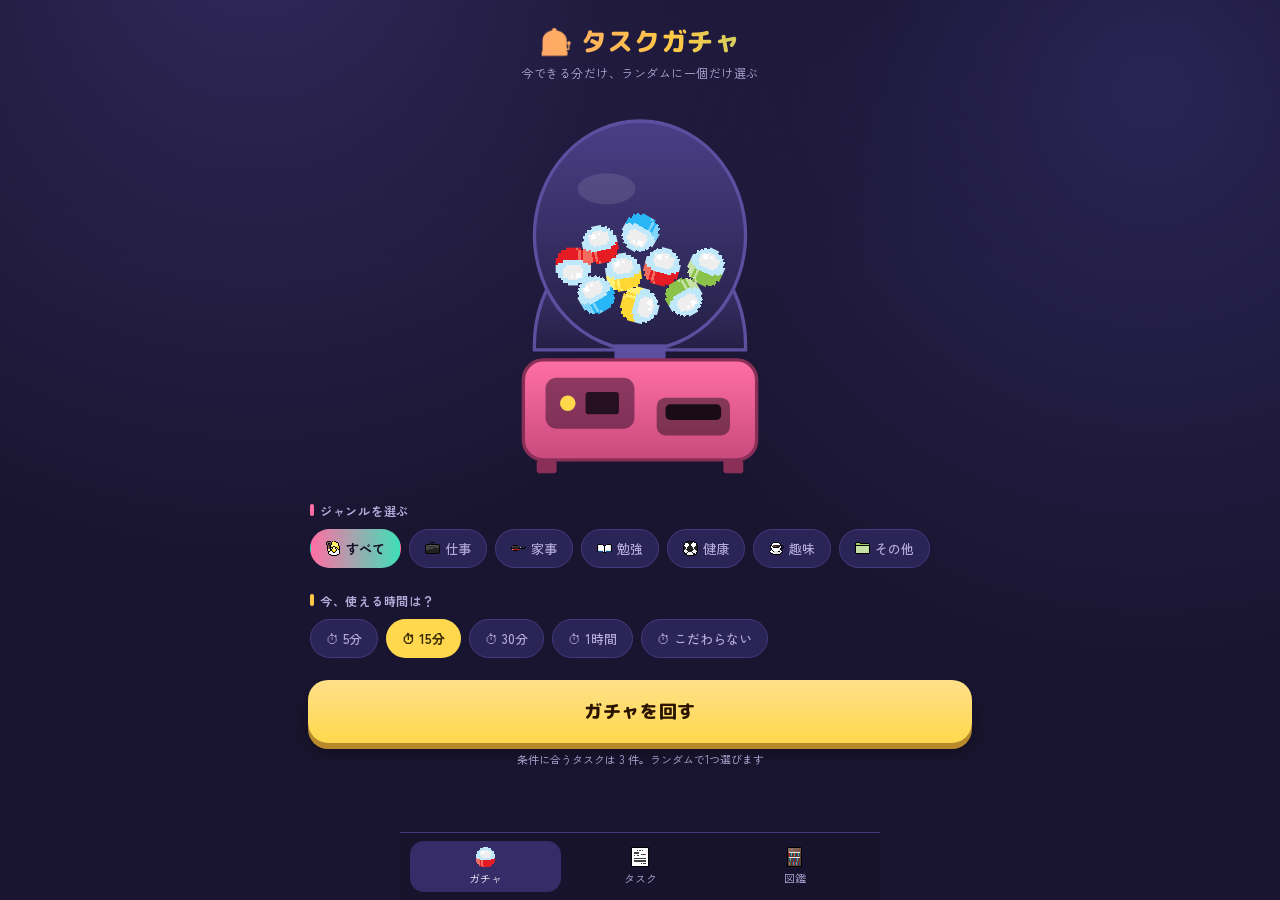
<file: index.html>
<!DOCTYPE html>
<html lang="ja">
<head>
<meta charset="UTF-8">
<meta name="viewport" content="width=device-width, initial-scale=1.0">
<title>タスクガチャ</title>
<link rel="preconnect" href="https://fonts.googleapis.com">
<link href="https://fonts.googleapis.com/css2?family=M+PLUS+Rounded+1c:wght@400;500;700;800&family=Zen+Kaku+Gothic+New:wght@400;500;700&family=JetBrains+Mono:wght@500;700&display=swap" rel="stylesheet">
<link rel="stylesheet" href="style.css">
</head>
<body>
<div class="app" id="app">
  <div class="app-header">
    <p class="app-title">🎰 タスクガチャ</p>
    <p class="app-sub">今できる分だけ、ランダムに一個だけ選ぶ</p>
  </div>

  <!-- ===== GACHA TAB ===== -->
  <div class="tab-panel active" id="tab-gacha">
    <div id="timerBar" class="timer-bar">
      <div class="timer-dot"></div>
      <div class="timer-info">
        <div class="timer-task" id="timerTaskText">-</div>
        <div class="timer-clock" id="timerClock">00:00</div>
      </div>
      <button class="timer-done-btn" id="timerDoneBtn">完了にする</button>
    </div>
    <div class="machine-wrap" id="machineWrap"></div>
    <div class="section-label"><span class="bar" style="background:var(--pink)"></span>ジャンルを選ぶ</div>
    <div class="chip-row" id="catChips"></div>
    <div class="section-label"><span class="bar" style="background:var(--yellow)"></span>今、使える時間は？</div>
    <div class="chip-row" id="timeChips"></div>
    <button class="pull-btn" id="pullBtn">ガチャを回す</button>
    <p class="pull-hint" id="pullHint">条件に合うタスクからランダムで1つ選びます</p>
  </div>

  <!-- ===== TASKS TAB ===== -->
  <div class="tab-panel" id="tab-tasks">
    <div class="section-label" style="margin-top:6px"><span class="bar" style="background:var(--mint)"></span>新しいタスクを追加</div>
    <div class="card">
      <div class="task-form">
        <div class="form-row">
          <input type="text" id="newTaskText" placeholder="例）洗濯物をたたむ">
          <button class="mic-btn" id="micBtn" title="音声で追加"><img class="mic-img" src="icon/fukidashi_onpu_white.png" alt="音声で追加"></button>
        </div>
        <p class="voice-hint"><img class="cat-icon" src="icon/fukidashi_onpu_white.png" alt="マイク">で「家事で 毎週 30分で 風呂掃除」「金曜までに レポートを出す」のように話すと自動登録</p>
        <div class="section-label" style="margin:2px 2px 2px;font-size:11px;">ジャンル</div>
        <div class="chip-row" id="newTaskCatChips"></div>
        <div class="section-label" style="margin:2px 2px 2px;font-size:11px;">かかる時間の目安</div>
        <div class="chip-row" id="newTaskTimeChips"></div>
        <div class="section-label" style="margin:2px 2px 2px;font-size:11px;">〆切（任意・設定すると一回きりのタスクになります）</div>
        <div class="edit-due-row">
          <input type="date" id="newTaskDue" class="edit-input" max="9999-12-31" min="0000-01-01">
          <button class="btn btn-secondary" id="newTaskDueClear" type="button">〆切なし</button>
        </div>
        <button class="add-btn" id="addTaskBtn">＋ 追加する</button>
      </div>
    </div>
    <div class="section-label"><span class="bar" style="background:var(--blue)"></span>登録済みタスク一覧</div>
    <div id="taskList"></div>
  </div>

  <!-- ===== COLLECTION TAB ===== -->
  <div class="tab-panel" id="tab-collection">
    <div class="stats-row">
      <div class="stat-box"><div class="stat-num" id="statToday">0</div><div class="stat-label">今日の達成</div></div>
      <div class="stat-box"><div class="stat-num" id="statTotal">0</div><div class="stat-label">累計カプセル</div></div>
      <div class="stat-box"><div class="stat-num" id="statStreak">0</div><div class="stat-label">連続日数</div></div>
    </div>
    <div id="dexContainer"></div>
  </div>

  <div class="bottom-nav">
    <button class="nav-btn active" data-tab="gacha"><img class="nav-icon" src="capsule/gacha_capsule_red_nl.png" alt="">ガチャ</button>
    <button class="nav-btn" data-tab="tasks"><img class="nav-icon" src="icon/seikyusho.png" alt="">タスク</button>
    <button class="nav-btn" data-tab="collection"><img class="nav-icon" src="icon/shelf_hondana_02.png" alt="">図鑑</button>
  </div>
</div>

<!-- ===== RESULT MODAL ===== -->
<div class="modal-overlay" id="resultModal">
  <div class="modal-sheet">
    <div class="modal-drag"></div>
    <div class="reveal-stage">
      <div class="capsule-big" id="revealCapsule"></div>
    </div>
    <div class="result-card" id="resultCard">
      <div id="jackpotBanner" style="display:none" class="jackpot-banner">✨ 大当たり！休憩タスク ✨</div>
      <span class="task-badge" id="resultBadge"></span>
      <p class="result-title" id="resultTitle">-</p>
      <div class="result-meta">
        <span id="resultTime">-</span>
      </div>
      <div class="modal-actions">
        <button class="btn btn-primary" id="startTaskBtn">これをやる</button>
        <button class="btn btn-secondary" id="rerollBtn">もう一回引く</button>
        <button class="btn btn-ghost" id="skipBtn">今回はスキップする</button>
      </div>
    </div>
  </div>
</div>

<!-- ===== COMPLETE MODAL ===== -->
<div class="modal-overlay" id="completeModal">
  <div class="modal-sheet" style="text-align:center;">
    <div class="modal-drag"></div>
    <p style="font-size:48px;margin:10px 0 6px;" id="completeEmoji">🎉</p>
    <p style="font-family:var(--font-display);font-weight:800;font-size:18px;margin:0 0 4px;">カプセル獲得！</p>
    <p style="font-size:13px;color:var(--text-dim);margin:0 0 18px;" id="completeSub">よく頑張りました</p>
    <button class="btn btn-primary" id="completeCloseBtn">図鑑を見にいく</button>
    <button class="btn btn-ghost" id="completeCloseBtn2" style="margin-top:8px;">閉じる</button>
  </div>
</div>

<!-- ===== EDIT MODAL ===== -->
<div class="modal-overlay" id="editModal">
  <div class="modal-sheet">
    <div class="modal-drag"></div>
    <p class="edit-title">タスクを編集</p>
    <div class="section-label"><span class="bar" style="background:var(--pink)"></span>タスク名</div>
    <input type="text" id="editText" class="edit-input" maxlength="50">
    <div class="section-label"><span class="bar" style="background:var(--mint)"></span>ジャンル</div>
    <div class="chip-row" id="editCatChips"></div>
    <div class="section-label"><span class="bar" style="background:var(--yellow)"></span>かかる時間の目安</div>
    <div class="chip-row" id="editTimeChips"></div>
    <div class="section-label"><span class="bar" style="background:var(--blue)"></span>くり返し</div>
    <div class="chip-row" id="editFreqChips"></div>
    <div class="section-label"><span class="bar" style="background:var(--purple)"></span>〆切（設定すると一回きりのタスクになります）</div>
    <div class="edit-due-row">
      <input type="date" id="editDue" class="edit-input">
      <button class="btn btn-secondary" id="editDueClear">〆切なし</button>
    </div>
    <div class="modal-actions">
      <button class="btn btn-primary" id="editSaveBtn">保存する</button>
      <button class="btn btn-ghost" id="editCancelBtn">キャンセル</button>
    </div>
  </div>
</div>

<!-- ===== ANIMAL DETAIL MODAL ===== -->
<div class="modal-overlay" id="animalModal">
  <div class="modal-sheet animal-detail-sheet">
    <div class="modal-drag"></div>
    <div class="animal-detail-stage">
      <img id="animalDetailImg" class="animal-detail-img" src="icon/fukidashi_onpu_white.png" alt="">
    </div>
    <div class="animal-detail-body">
      <span class="task-badge animal-detail-badge" id="animalDetailBadge">どうぶつ</span>
      <p class="result-title" id="animalDetailName">-</p>
      <p class="animal-detail-count" id="animalDetailCount">-</p>
    </div>
    <div class="section-label" style="margin:14px 2px 8px;justify-content:center;"><span class="bar" style="background:var(--gold)"></span>トロフィー</div>
    <div class="trophy-row" id="animalDetailTrophies"></div>
    <p class="trophy-progress" id="animalDetailProgress">-</p>
    <div class="modal-actions">
      <button class="btn btn-secondary" id="animalDetailCloseBtn">閉じる</button>
    </div>
  </div>
</div>

<div class="toast" id="toast"></div>

<!-- 読み込み順が大事: 状態 → タスク → ガチャ → 図鑑 → 演出 → 音声 → 初期化 -->
<script src="js/storage.js"></script>
<script src="js/tasks.js"></script>
<script src="js/gacha.js"></script>
<script src="js/dex.js"></script>
<script src="js/confetti.js"></script>
<script src="js/voice.js"></script>
<script src="js/main.js"></script>
</body>
</html>
</file>
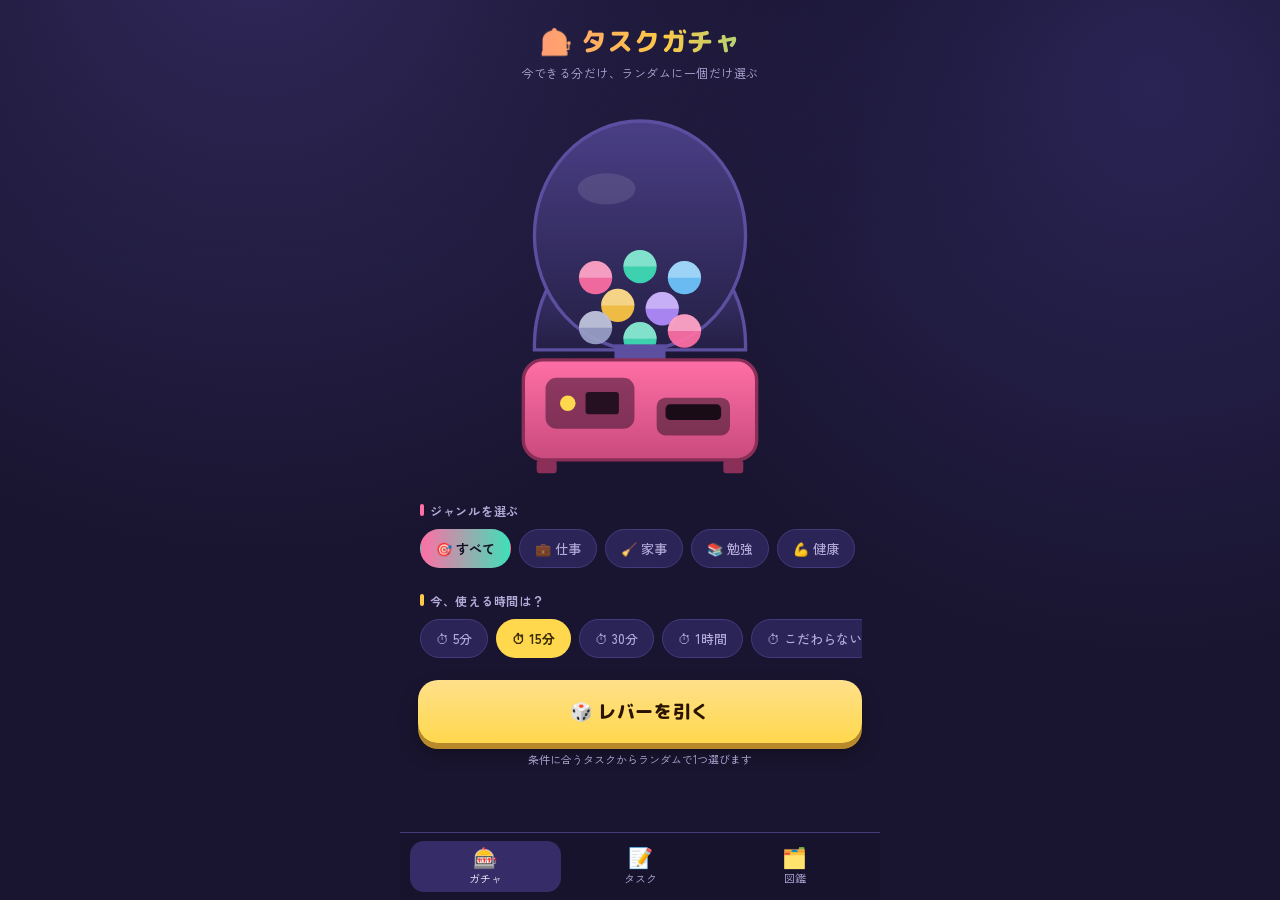
<file: task-gacha_1.html>
<!DOCTYPE html>
<html lang="ja">
<head>
<meta charset="UTF-8">
<meta name="viewport" content="width=device-width, initial-scale=1.0">
<title>タスクガチャ</title>
<link rel="preconnect" href="https://fonts.googleapis.com">
<link href="https://fonts.googleapis.com/css2?family=M+PLUS+Rounded+1c:wght@400;500;700;800&family=Zen+Kaku+Gothic+New:wght@400;500;700&family=JetBrains+Mono:wght@500;700&display=swap" rel="stylesheet">
<style>
:root{
  --bg:#191530;
  --bg-2:#120f24;
  --panel:#2b2456;
  --panel-2:#362d68;
  --panel-edge:#443a7d;
  --pink:#ff6fa5;
  --pink-dim:#5c3350;
  --mint:#3fe0b8;
  --mint-dim:#25554a;
  --blue:#6ec8ff;
  --blue-dim:#264a63;
  --yellow:#ffc845;
  --yellow-dim:#5a4b26;
  --purple:#b48cff;
  --purple-dim:#413063;
  --gray:#9aa0c7;
  --gray-dim:#33355a;
  --gold:#ffd84d;
  --text:#f5f2ff;
  --text-dim:#b3aad9;
  --danger:#ff6b6b;
  --radius-lg:28px;
  --radius-md:18px;
  --radius-sm:12px;
  --font-display:'M PLUS Rounded 1c', sans-serif;
  --font-body:'Zen Kaku Gothic New', sans-serif;
  --font-mono:'JetBrains Mono', monospace;
}
*{box-sizing:border-box;}
html,body{margin:0;padding:0;}
body{
  background:
    radial-gradient(circle at 20% -10%, #322a5e 0%, transparent 45%),
    radial-gradient(circle at 90% 10%, #2a2455 0%, transparent 40%),
    linear-gradient(180deg,var(--bg-2), var(--bg) 30%);
  color:var(--text);
  font-family:var(--font-body);
  min-height:100vh;
  -webkit-font-smoothing:antialiased;
}
.app{
  max-width:480px;
  margin:0 auto;
  min-height:100vh;
  display:flex;
  flex-direction:column;
  position:relative;
  padding-bottom:92px;
}
/* ---------- Header ---------- */
.app-header{
  padding:22px 20px 8px;
  text-align:center;
}
.app-title{
  font-family:var(--font-display);
  font-weight:800;
  font-size:26px;
  letter-spacing:.02em;
  margin:0;
  background:linear-gradient(90deg,var(--pink),var(--yellow) 55%,var(--mint));
  -webkit-background-clip:text;
  background-clip:text;
  color:transparent;
}
.app-sub{
  font-size:12px;
  color:var(--text-dim);
  margin:4px 0 0;
  letter-spacing:.04em;
}
/* ---------- Tab content wrapper ---------- */
.tab-panel{
  padding:8px 18px 20px;
  display:none;
  animation:fadeIn .25s ease;
}
.tab-panel.active{display:block;}
@keyframes fadeIn{from{opacity:0;transform:translateY(6px);} to{opacity:1;transform:translateY(0);}}

/* ---------- Bottom nav ---------- */
.bottom-nav{
  position:fixed;
  bottom:0; left:50%; transform:translateX(-50%);
  width:100%; max-width:480px;
  display:flex;
  background:rgba(24,20,46,.92);
  backdrop-filter:blur(10px);
  border-top:1px solid var(--panel-edge);
  padding:8px 10px calc(8px + env(safe-area-inset-bottom));
  gap:4px;
  z-index:50;
}
.nav-btn{
  flex:1;
  background:none;
  border:none;
  color:var(--text-dim);
  font-family:var(--font-body);
  font-size:11px;
  display:flex;
  flex-direction:column;
  align-items:center;
  gap:3px;
  padding:6px 2px;
  border-radius:14px;
  cursor:pointer;
  transition:.15s;
}
.nav-btn .icon{font-size:20px;line-height:1;}
.nav-btn.active{color:var(--text); background:var(--panel-2);}
.nav-btn:active{transform:scale(.94);}

/* ---------- Gacha Machine Hero ---------- */
.machine-wrap{
  position:relative;
  display:flex;
  justify-content:center;
  padding:14px 0 6px;
}
.machine-wrap svg{width:100%; max-width:300px; height:auto; display:block;}
.capsule{transition:transform .2s;}
.lever-btn{cursor:pointer;}
.lever-btn:active .lever-grip{transform:translateY(3px);}

/* ---------- Cards / panels ---------- */
.card{
  background:var(--panel);
  border:1px solid var(--panel-edge);
  border-radius:var(--radius-md);
  padding:16px;
}
.section-label{
  font-size:12px;
  font-weight:700;
  color:var(--text-dim);
  letter-spacing:.06em;
  margin:18px 2px 8px;
  display:flex;
  align-items:center;
  gap:6px;
}
.section-label .bar{width:4px;height:12px;border-radius:2px;background:var(--pink);display:inline-block;}

/* ---------- Chips ---------- */
.chip-row{
  display:flex;
  gap:8px;
  overflow-x:auto;
  padding:2px 2px 6px;
  scrollbar-width:none;
}
.chip-row::-webkit-scrollbar{display:none;}
.chip{
  flex:none;
  font-family:var(--font-body);
  font-size:13px;
  font-weight:500;
  padding:9px 15px;
  border-radius:999px;
  border:1px solid var(--panel-edge);
  background:var(--panel);
  color:var(--text-dim);
  cursor:pointer;
  white-space:nowrap;
  transition:.15s;
  display:flex;
  align-items:center;
  gap:5px;
}
.chip:active{transform:scale(.96);}
.chip.selected{
  color:var(--bg-2);
  border-color:transparent;
  font-weight:700;
}
.chip[data-cat="仕事"].selected{background:var(--pink);}
.chip[data-cat="家事"].selected{background:var(--mint);}
.chip[data-cat="勉強"].selected{background:var(--blue);}
.chip[data-cat="健康"].selected{background:var(--yellow);}
.chip[data-cat="趣味"].selected{background:var(--purple);}
.chip[data-cat="その他"].selected{background:var(--gray);}
.chip[data-cat="all"].selected{background:linear-gradient(90deg,var(--pink),var(--mint));}
.chip.time.selected{background:var(--gold); color:#3a2c00;}

/* ---------- Big pull button ---------- */
.pull-btn{
  width:100%;
  margin-top:16px;
  border:none;
  border-radius:20px;
  padding:18px;
  font-family:var(--font-display);
  font-weight:800;
  font-size:18px;
  letter-spacing:.03em;
  color:#2a1400;
  background:linear-gradient(180deg,#ffe08a,var(--gold));
  box-shadow:0 6px 0 #b8892a, 0 10px 18px rgba(0,0,0,.35);
  cursor:pointer;
  transition:.1s;
}
.pull-btn:active{transform:translateY(4px); box-shadow:0 2px 0 #b8892a, 0 4px 10px rgba(0,0,0,.3);}
.pull-btn:disabled{opacity:.4; box-shadow:none; cursor:not-allowed;}
.pull-hint{
  text-align:center;
  font-size:11px;
  color:var(--text-dim);
  margin-top:8px;
}

/* ---------- Empty state ---------- */
.empty-state{
  text-align:center;
  padding:26px 14px;
  color:var(--text-dim);
  font-size:13px;
  line-height:1.7;
}
.empty-state .big{font-size:34px; display:block; margin-bottom:6px;}
.link-btn{
  background:none;border:none;color:var(--blue);text-decoration:underline;
  font-family:var(--font-body);font-size:13px;cursor:pointer;padding:0;
}

/* ---------- Modal ---------- */
.modal-overlay{
  position:fixed; inset:0;
  background:rgba(10,8,22,.72);
  backdrop-filter:blur(3px);
  display:none;
  align-items:flex-end;
  justify-content:center;
  z-index:100;
}
.modal-overlay.show{display:flex;}
.modal-sheet{
  width:100%; max-width:480px;
  background:var(--panel);
  border:1px solid var(--panel-edge);
  border-top-left-radius:26px; border-top-right-radius:26px;
  padding:22px 22px calc(22px + env(safe-area-inset-bottom));
  animation:slideUp .28s cubic-bezier(.2,.9,.3,1.2);
  max-height:88vh;
  overflow-y:auto;
}
@keyframes slideUp{from{transform:translateY(60px); opacity:0;} to{transform:translateY(0); opacity:1;}}
.modal-drag{
  width:40px;height:4px;background:var(--panel-edge);border-radius:2px;margin:0 auto 16px;
}
.close-x{
  position:absolute; top:14px; right:18px;
  background:none;border:none;color:var(--text-dim);font-size:20px;cursor:pointer;
}

/* ---------- Capsule reveal ---------- */
.reveal-stage{
  display:flex; justify-content:center; align-items:center;
  padding:10px 0 6px;
  min-height:120px;
}
.capsule-big{
  width:96px;height:96px;
  border-radius:50%;
  position:relative;
  animation:dropIn .5s cubic-bezier(.3,1.4,.5,1);
}
@keyframes dropIn{
  0%{transform:translateY(-140px) scale(.6); opacity:0;}
  60%{transform:translateY(8px) scale(1.05); opacity:1;}
  100%{transform:translateY(0) scale(1);}
}
.capsule-big.pop{animation:dropIn .5s cubic-bezier(.3,1.4,.5,1), popOpen .35s ease .55s forwards;}
@keyframes popOpen{
  0%{transform:scale(1);}
  40%{transform:scale(1.25) rotate(-4deg);}
  100%{transform:scale(0); opacity:0;}
}
.result-card{
  opacity:0;
  animation:fadeInUp .4s ease .75s forwards;
}
@keyframes fadeInUp{from{opacity:0; transform:translateY(10px);} to{opacity:1; transform:translateY(0);}}

.task-badge{
  display:inline-flex; align-items:center; gap:5px;
  font-size:11px; font-weight:700; padding:4px 10px; border-radius:999px;
  margin-bottom:10px;
}
.result-title{
  font-family:var(--font-display);
  font-size:20px; font-weight:700; line-height:1.4; margin:0 0 6px;
}
.result-meta{
  font-size:12px; color:var(--text-dim); margin-bottom:18px;
  display:flex; gap:12px;
}
.jackpot-banner{
  background:linear-gradient(90deg,var(--gold),#fff2b8);
  color:#3a2c00;
  font-family:var(--font-display);
  font-weight:800;
  font-size:13px;
  text-align:center;
  padding:8px;
  border-radius:12px;
  margin-bottom:14px;
  animation:pulseGlow 1.1s infinite;
}
@keyframes pulseGlow{0%,100%{box-shadow:0 0 0 rgba(255,216,77,.5);} 50%{box-shadow:0 0 18px rgba(255,216,77,.6);}}

.modal-actions{display:flex; flex-direction:column; gap:10px; margin-top:6px;}
.btn{
  font-family:var(--font-body);
  font-weight:700;
  font-size:14px;
  padding:14px;
  border-radius:14px;
  border:none;
  cursor:pointer;
  transition:.12s;
}
.btn:active{transform:scale(.97);}
.btn-primary{background:var(--mint); color:#0e2b23;}
.btn-secondary{background:var(--panel-2); color:var(--text); border:1px solid var(--panel-edge);}
.btn-ghost{background:none; color:var(--text-dim); text-decoration:underline;}
.btn-danger{background:var(--danger); color:#310a0a;}

/* ---------- Timer bar ---------- */
.timer-bar{
  display:none;
  background:var(--panel-2);
  border:1px solid var(--panel-edge);
  border-radius:18px;
  padding:14px 16px;
  margin-bottom:14px;
  align-items:center;
  gap:12px;
}
.timer-bar.show{display:flex;}
.timer-dot{width:10px;height:10px;border-radius:50%;background:var(--mint); animation:blink 1.4s infinite;}
@keyframes blink{0%,100%{opacity:1;} 50%{opacity:.3;}}
.timer-info{flex:1;}
.timer-task{font-size:13px; font-weight:700;}
.timer-clock{font-family:var(--font-mono); font-size:12px; color:var(--text-dim);}
.timer-done-btn{
  background:var(--mint); color:#0e2b23; border:none; border-radius:10px;
  padding:9px 14px; font-weight:700; font-size:12px; cursor:pointer;
}

/* ---------- Task list ---------- */
.task-form{display:flex; flex-direction:column; gap:10px; margin-bottom:6px;}
.task-form input[type=text]{
  background:var(--bg-2);
  border:1px solid var(--panel-edge);
  border-radius:12px;
  padding:12px 14px;
  color:var(--text);
  font-family:var(--font-body);
  font-size:14px;
}
.task-form input::placeholder{color:#6b6496;}
.form-row{display:flex; gap:8px;}
.form-row .chip-row{flex:1;}
.add-btn{
  background:var(--pink); color:#3a0d20; border:none; border-radius:12px;
  padding:12px; font-weight:700; font-size:14px; cursor:pointer;
}
.task-item{
  display:flex; align-items:center; gap:10px;
  background:var(--panel);
  border:1px solid var(--panel-edge);
  border-radius:14px;
  padding:12px 14px;
  margin-bottom:8px;
}
.task-dot{width:9px;height:9px;border-radius:50%; flex:none;}
.task-body{flex:1; min-width:0;}
.task-text{font-size:13.5px; font-weight:500;}
.task-tags{font-size:11px; color:var(--text-dim); margin-top:2px;}
.task-del{
  background:none; border:none; color:var(--text-dim); font-size:16px; cursor:pointer; padding:4px 6px;
}

/* ---------- Collection grid ---------- */
.stats-row{display:flex; gap:10px; margin-bottom:16px;}
.stat-box{
  flex:1; background:var(--panel); border:1px solid var(--panel-edge); border-radius:14px;
  padding:12px 10px; text-align:center;
}
.stat-num{font-family:var(--font-mono); font-size:20px; font-weight:700; color:var(--gold);}
.stat-label{font-size:10px; color:var(--text-dim); margin-top:2px;}
.dex-group{margin-bottom:20px;}
.dex-cat-title{
  display:flex; align-items:center; gap:8px; font-size:13px; font-weight:700; margin-bottom:8px;
}
.dex-cat-dot{width:10px;height:10px;border-radius:50%;}
.dex-grid{
  display:grid; grid-template-columns:repeat(6,1fr); gap:6px;
}
.dex-slot{
  aspect-ratio:1; border-radius:10px;
  display:flex; align-items:center; justify-content:center;
  font-size:18px;
  border:1px dashed var(--panel-edge);
  background:var(--bg-2);
}
.dex-slot.filled{
  border:1px solid transparent;
  background:var(--panel-2);
}
.rare-row{display:flex; gap:6px; flex-wrap:wrap; margin-top:6px;}
.rare-slot{
  width:44px;height:44px;border-radius:10px;
  display:flex; align-items:center; justify-content:center; font-size:20px;
  background:var(--bg-2); border:1px dashed var(--gold);
}
.rare-slot.filled{background:linear-gradient(160deg,#ffe08a,var(--gold)); border-color:transparent;}

/* toast */
.toast{
  position:fixed; top:16px; left:50%; transform:translateX(-50%) translateY(-20px);
  background:var(--panel-2); border:1px solid var(--panel-edge); color:var(--text);
  padding:10px 18px; border-radius:999px; font-size:12.5px; z-index:200;
  opacity:0; transition:.25s; pointer-events:none;
}
.toast.show{opacity:1; transform:translateX(-50%) translateY(0);}
</style>
</head>
<body>
<div class="app" id="app">

  <div class="app-header">
    <p class="app-title">🎰 タスクガチャ</p>
    <p class="app-sub">今できる分だけ、ランダムに一個だけ選ぶ</p>
  </div>

  <!-- ===== GACHA TAB ===== -->
  <div class="tab-panel active" id="tab-gacha">

    <div id="timerBar" class="timer-bar">
      <div class="timer-dot"></div>
      <div class="timer-info">
        <div class="timer-task" id="timerTaskText">-</div>
        <div class="timer-clock" id="timerClock">00:00</div>
      </div>
      <button class="timer-done-btn" id="timerDoneBtn">完了にする</button>
    </div>

    <div class="machine-wrap" id="machineWrap"></div>

    <div class="section-label"><span class="bar" style="background:var(--pink)"></span>ジャンルを選ぶ</div>
    <div class="chip-row" id="catChips"></div>

    <div class="section-label"><span class="bar" style="background:var(--yellow)"></span>今、使える時間は？</div>
    <div class="chip-row" id="timeChips"></div>

    <button class="pull-btn" id="pullBtn">🎲 レバーを引く</button>
    <p class="pull-hint" id="pullHint">条件に合うタスクからランダムで1つ選びます</p>

  </div>

  <!-- ===== TASKS TAB ===== -->
  <div class="tab-panel" id="tab-tasks">
    <div class="section-label" style="margin-top:6px"><span class="bar" style="background:var(--mint)"></span>新しいタスクを追加</div>
    <div class="card">
      <div class="task-form">
        <input type="text" id="newTaskText" placeholder="例）洗濯物をたたむ">
        <div class="section-label" style="margin:2px 2px 2px;font-size:11px;">ジャンル</div>
        <div class="chip-row" id="newTaskCatChips"></div>
        <div class="section-label" style="margin:2px 2px 2px;font-size:11px;">かかる時間の目安</div>
        <div class="chip-row" id="newTaskTimeChips"></div>
        <button class="add-btn" id="addTaskBtn">＋ 追加する</button>
      </div>
    </div>

    <div class="section-label"><span class="bar" style="background:var(--blue)"></span>登録済みタスク一覧</div>
    <div id="taskList"></div>
  </div>

  <!-- ===== COLLECTION TAB ===== -->
  <div class="tab-panel" id="tab-collection">
    <div class="stats-row">
      <div class="stat-box"><div class="stat-num" id="statToday">0</div><div class="stat-label">今日の達成</div></div>
      <div class="stat-box"><div class="stat-num" id="statTotal">0</div><div class="stat-label">累計カプセル</div></div>
      <div class="stat-box"><div class="stat-num" id="statStreak">0</div><div class="stat-label">連続日数</div></div>
    </div>
    <div class="section-label"><span class="bar" style="background:var(--gold)"></span>レアカプセル（大当たり産）</div>
    <div class="card"><div class="rare-row" id="rareRow"></div></div>
    <div id="dexContainer"></div>
  </div>

  <div class="bottom-nav">
    <button class="nav-btn active" data-tab="gacha"><span class="icon">🎰</span>ガチャ</button>
    <button class="nav-btn" data-tab="tasks"><span class="icon">📝</span>タスク</button>
    <button class="nav-btn" data-tab="collection"><span class="icon">🗂️</span>図鑑</button>
  </div>
</div>

<!-- ===== RESULT MODAL ===== -->
<div class="modal-overlay" id="resultModal">
  <div class="modal-sheet">
    <div class="modal-drag"></div>
    <div class="reveal-stage">
      <div class="capsule-big" id="revealCapsule"></div>
    </div>
    <div class="result-card" id="resultCard">
      <div id="jackpotBanner" style="display:none" class="jackpot-banner">✨ 大当たり！ラッキータスク ✨</div>
      <span class="task-badge" id="resultBadge"></span>
      <p class="result-title" id="resultTitle">-</p>
      <div class="result-meta">
        <span id="resultTime">-</span>
      </div>
      <div class="modal-actions">
        <button class="btn btn-primary" id="startTaskBtn">これをやる</button>
        <button class="btn btn-secondary" id="rerollBtn">🔄 もう一回引く</button>
        <button class="btn btn-ghost" id="skipBtn">今回はスキップする</button>
      </div>
    </div>
  </div>
</div>

<!-- ===== COMPLETE MODAL ===== -->
<div class="modal-overlay" id="completeModal">
  <div class="modal-sheet" style="text-align:center;">
    <div class="modal-drag"></div>
    <p style="font-size:48px;margin:10px 0 6px;" id="completeEmoji">🎉</p>
    <p style="font-family:var(--font-display);font-weight:800;font-size:18px;margin:0 0 4px;">カプセル獲得！</p>
    <p style="font-size:13px;color:var(--text-dim);margin:0 0 18px;" id="completeSub">よく頑張りました</p>
    <button class="btn btn-primary" id="completeCloseBtn">図鑑を見にいく</button>
    <button class="btn btn-ghost" id="completeCloseBtn2" style="margin-top:8px;">閉じる</button>
  </div>
</div>

<div class="toast" id="toast"></div>

<script>
(() => {
"use strict";

/* ============ CONSTANTS ============ */
const CATEGORIES = [
  { id:"仕事", hex:"#ff6fa5", emoji:"💼" },
  { id:"家事", hex:"#3fe0b8", emoji:"🧹" },
  { id:"勉強", hex:"#6ec8ff", emoji:"📚" },
  { id:"健康", hex:"#ffc845", emoji:"💪" },
  { id:"趣味", hex:"#b48cff", emoji:"🎨" },
  { id:"その他", hex:"#9aa0c7", emoji:"🗂️" },
];
const TIME_OPTIONS = [
  { id:5,  label:"5分" },
  { id:15, label:"15分" },
  { id:30, label:"30分" },
  { id:60, label:"1時間" },
  { id:9999, label:"こだわらない" },
];
const CHAR_POOL = ["🐣","🐰","🦊","🐻","🐼","🐨","🐸","🐧","🦉","🐢","🐙","🐳"];
const RARE_POOL = ["🌟","🍀","⭐","🎆"];
const LUCKY_TASKS = [
  { text:"1分だけ深呼吸する", minutes:1 },
  { text:"好きな音楽を1曲だけ聴く", minutes:3 },
  { text:"窓の外を1分眺めてぼーっとする", minutes:1 },
  { text:"温かい飲み物を淹れて一息つく", minutes:5 },
  { text:"好きな動画を1本だけ見る", minutes:5 },
  { text:"軽くストレッチする", minutes:2 },
  { text:"5分だけ目を閉じて休む", minutes:5 },
  { text:"お気に入りの写真を見返す", minutes:2 },
];
const JACKPOT_CHANCE = 0.12;
const LS_TASKS = "tasks", LS_DEX = "dex", LS_RARE = "rareDex", LS_STATS = "stats";

function catInfo(id){ return CATEGORIES.find(c=>c.id===id) || CATEGORIES[CATEGORIES.length-1]; }
function todayStr(){ const d=new Date(); return d.getFullYear()+"-"+(d.getMonth()+1)+"-"+d.getDate(); }
function uid(){ return Date.now().toString(36)+Math.random().toString(36).slice(2,7); }

/* ============ STATE ============ */
let tasks = [];
let dex = {};      // "category|char" -> count
let rareDex = {};  // "char" -> count
let stats = { total:0, todayCount:0, todayDate:todayStr(), streak:0, lastDate:null };

let selectedCat = "all";
let selectedTime = 15;
let newTaskCat = "仕事";
let newTaskTime = 15;

let currentPick = null;   // {text, minutes, category, isJackpot}
let timerInterval = null;
let timerRemaining = 0;

/* ============ STORAGE ============ */
async function loadState(){
  try{
    const t = await window.storage.get(LS_TASKS);
    tasks = t ? JSON.parse(t.value) : defaultTasks();
  }catch(e){ tasks = defaultTasks(); }
  try{
    const d = await window.storage.get(LS_DEX);
    dex = d ? JSON.parse(d.value) : {};
  }catch(e){ dex = {}; }
  try{
    const r = await window.storage.get(LS_RARE);
    rareDex = r ? JSON.parse(r.value) : {};
  }catch(e){ rareDex = {}; }
  try{
    const s = await window.storage.get(LS_STATS);
    stats = s ? JSON.parse(s.value) : stats;
  }catch(e){ /* keep default */ }

  // daily reset check
  if(stats.todayDate !== todayStr()){
    stats.todayCount = 0;
    stats.todayDate = todayStr();
    persistStats();
  }
}
function defaultTasks(){
  return [
    { id:uid(), text:"メール受信箱を整理する", category:"仕事", minutes:15 },
    { id:uid(), text:"シンクの食器を洗う", category:"家事", minutes:10 },
    { id:uid(), text:"参考書を1ページ読む", category:"勉強", minutes:5 },
    { id:uid(), text:"軽く散歩する", category:"健康", minutes:20 },
  ];
}
async function persistTasks(){ try{ await window.storage.set(LS_TASKS, JSON.stringify(tasks)); }catch(e){} }
async function persistDex(){ try{ await window.storage.set(LS_DEX, JSON.stringify(dex)); }catch(e){} }
async function persistRare(){ try{ await window.storage.set(LS_RARE, JSON.stringify(rareDex)); }catch(e){} }
async function persistStats(){ try{ await window.storage.set(LS_STATS, JSON.stringify(stats)); }catch(e){} }

/* ============ TOAST ============ */
let toastTimer=null;
function toast(msg){
  const el = document.getElementById("toast");
  el.textContent = msg;
  el.classList.add("show");
  clearTimeout(toastTimer);
  toastTimer = setTimeout(()=> el.classList.remove("show"), 1800);
}

/* ============ MACHINE SVG ============ */
function renderMachine(){
  const wrap = document.getElementById("machineWrap");
  const capsuleColors = CATEGORIES.map(c=>c.hex);
  let capsules = "";
  const positions = [
    [95,150],[135,140],[175,150],[115,175],[155,178],[95,195],[175,198],[135,205]
  ];
  positions.forEach((p,i)=>{
    const col = capsuleColors[i % capsuleColors.length];
    capsules += `
      <g class="capsule">
        <circle cx="${p[0]}" cy="${p[1]}" r="15" fill="${col}" opacity="0.92"/>
        <path d="M ${p[0]-15} ${p[1]} A 15 15 0 0 1 ${p[0]+15} ${p[1]}" fill="#ffffff" opacity="0.35"/>
      </g>`;
  });
  wrap.innerHTML = `
  <svg viewBox="0 0 270 330" xmlns="http://www.w3.org/2000/svg">
    <defs>
      <linearGradient id="domeGrad" x1="0" y1="0" x2="0" y2="1">
        <stop offset="0%" stop-color="#4a3f86"/>
        <stop offset="100%" stop-color="#241f45"/>
      </linearGradient>
      <linearGradient id="bodyGrad" x1="0" y1="0" x2="0" y2="1">
        <stop offset="0%" stop-color="#ff6fa5"/>
        <stop offset="100%" stop-color="#c94a7d"/>
      </linearGradient>
    </defs>
    <!-- dome -->
    <path d="M 40 210 A 95 105 0 0 1 230 210 L 230 215 L 40 215 Z" fill="url(#domeGrad)" stroke="#5c4fa0" stroke-width="3"/>
    <ellipse cx="135" cy="112" rx="95" ry="103" fill="url(#domeGrad)" stroke="#5c4fa0" stroke-width="3"/>
    <ellipse cx="105" cy="70" rx="26" ry="14" fill="#ffffff" opacity="0.10"/>
    ${capsules}
    <!-- neck -->
    <rect x="112" y="210" width="46" height="14" fill="#5c4fa0"/>
    <!-- body -->
    <rect x="30" y="224" width="210" height="90" rx="18" fill="url(#bodyGrad)" stroke="#8a2f57" stroke-width="3"/>
    <!-- coin slot panel -->
    <rect x="50" y="240" width="80" height="46" rx="10" fill="#3a1330" opacity="0.55"/>
    <circle cx="70" cy="263" r="7" fill="#ffd84d"/>
    <rect x="86" y="253" width="30" height="20" rx="3" fill="#241021"/>
    <!-- dispenser flap -->
    <rect x="150" y="258" width="66" height="34" rx="8" fill="#241021" opacity="0.5"/>
    <rect x="158" y="264" width="50" height="14" rx="4" fill="#1a0c17"/>
    <!-- legs -->
    <rect x="42" y="314" width="18" height="12" rx="3" fill="#8a2f57"/>
    <rect x="210" y="314" width="18" height="12" rx="3" fill="#8a2f57"/>
  </svg>`;
}

/* ============ CHIPS ============ */
function buildChip(label, value, groupSelector, isSelected, extraClass, catId){
  const chip = document.createElement("button");
  chip.className = "chip" + (extraClass?(" "+extraClass):"") + (isSelected?" selected":"");
  if(catId) chip.dataset.cat = catId;
  chip.textContent = label;
  return chip;
}

function renderCatChips(){
  const el = document.getElementById("catChips");
  el.innerHTML = "";
  const allChip = document.createElement("button");
  allChip.className = "chip" + (selectedCat==="all" ? " selected":"");
  allChip.dataset.cat = "all";
  allChip.textContent = "🎯 すべて";
  allChip.onclick = ()=>{ selectedCat="all"; renderCatChips(); };
  el.appendChild(allChip);
  CATEGORIES.forEach(c=>{
    const chip = document.createElement("button");
    chip.className = "chip" + (selectedCat===c.id ? " selected":"");
    chip.dataset.cat = c.id;
    chip.textContent = `${c.emoji} ${c.id}`;
    chip.onclick = ()=>{ selectedCat=c.id; renderCatChips(); };
    el.appendChild(chip);
  });
}
function renderTimeChips(){
  const el = document.getElementById("timeChips");
  el.innerHTML = "";
  TIME_OPTIONS.forEach(t=>{
    const chip = document.createElement("button");
    chip.className = "chip time" + (selectedTime===t.id ? " selected":"");
    chip.textContent = "⏱ " + t.label;
    chip.onclick = ()=>{ selectedTime=t.id; renderTimeChips(); };
    el.appendChild(chip);
  });
}
function renderNewTaskCatChips(){
  const el = document.getElementById("newTaskCatChips");
  el.innerHTML = "";
  CATEGORIES.forEach(c=>{
    const chip = document.createElement("button");
    chip.className = "chip" + (newTaskCat===c.id ? " selected":"");
    chip.dataset.cat = c.id;
    chip.textContent = `${c.emoji} ${c.id}`;
    chip.onclick = ()=>{ newTaskCat=c.id; renderNewTaskCatChips(); };
    el.appendChild(chip);
  });
}
function renderNewTaskTimeChips(){
  const el = document.getElementById("newTaskTimeChips");
  el.innerHTML = "";
  [5,10,15,30,45,60,90].forEach(m=>{
    const chip = document.createElement("button");
    chip.className = "chip time" + (newTaskTime===m ? " selected":"");
    chip.textContent = m+"分";
    chip.onclick = ()=>{ newTaskTime=m; renderNewTaskTimeChips(); };
    el.appendChild(chip);
  });
}

/* ============ TASK LIST ============ */
function renderTaskList(){
  const el = document.getElementById("taskList");
  if(tasks.length===0){
    el.innerHTML = `<div class="empty-state"><span class="big">📭</span>まだタスクがありません。<br>上のフォームから追加してみましょう。</div>`;
    return;
  }
  el.innerHTML = "";
  tasks.slice().sort((a,b)=> a.category.localeCompare(b.category)).forEach(t=>{
    const info = catInfo(t.category);
    const row = document.createElement("div");
    row.className = "task-item";
    row.innerHTML = `
      <div class="task-dot" style="background:${info.hex}"></div>
      <div class="task-body">
        <div class="task-text">${escapeHtml(t.text)}</div>
        <div class="task-tags">${info.emoji} ${t.category} ・ 約${t.minutes}分</div>
      </div>
      <button class="task-del" data-id="${t.id}">✕</button>
    `;
    row.querySelector(".task-del").onclick = ()=> deleteTask(t.id);
    el.appendChild(row);
  });
}
function escapeHtml(s){
  return s.replace(/[&<>"']/g, m => ({"&":"&amp;","<":"&lt;",">":"&gt;",'"':"&quot;","'":"&#39;"}[m]));
}
async function deleteTask(id){
  tasks = tasks.filter(t=>t.id!==id);
  await persistTasks();
  renderTaskList();
  toast("タスクを削除しました");
}
async function addTask(){
  const input = document.getElementById("newTaskText");
  const text = input.value.trim();
  if(!text){ toast("タスクの内容を入力してください"); return; }
  tasks.push({ id:uid(), text, category:newTaskCat, minutes:newTaskTime });
  await persistTasks();
  input.value = "";
  renderTaskList();
  toast("タスクを追加しました 🎉");
}

/* ============ GACHA LOGIC ============ */
function poolForFilters(){
  return tasks.filter(t=>{
    const catOk = selectedCat==="all" || t.category===selectedCat;
    const timeOk = selectedTime===9999 || t.minutes <= selectedTime;
    return catOk && timeOk;
  });
}

function pullGacha(){
  const pool = poolForFilters();
  const rollJackpot = Math.random() < JACKPOT_CHANCE;

  if(rollJackpot){
    const lucky = LUCKY_TASKS[Math.floor(Math.random()*LUCKY_TASKS.length)];
    currentPick = { text: lucky.text, minutes: lucky.minutes, category: "ラッキー", isJackpot:true };
    showResultModal();
    return;
  }
  if(pool.length===0){
    toast(tasks.length===0 ? "まずはタスクを登録してください" : "その条件に合うタスクがありません。条件を変えてみましょう");
    return;
  }
  const picked = pool[Math.floor(Math.random()*pool.length)];
  currentPick = { text: picked.text, minutes: picked.minutes, category: picked.category, isJackpot:false };
  showResultModal();
}

function showResultModal(){
  const modal = document.getElementById("resultModal");
  const capsuleEl = document.getElementById("revealCapsule");
  const badge = document.getElementById("resultBadge");
  const title = document.getElementById("resultTitle");
  const meta = document.getElementById("resultTime");
  const jackpotBanner = document.getElementById("jackpotBanner");

  const info = currentPick.isJackpot
    ? { hex:"#ffd84d", emoji:"🍀" }
    : catInfo(currentPick.category);

  capsuleEl.style.background = `radial-gradient(circle at 35% 30%, #ffffff55, ${info.hex})`;
  capsuleEl.classList.remove("pop");
  void capsuleEl.offsetWidth; // restart animation
  capsuleEl.classList.add("pop");

  jackpotBanner.style.display = currentPick.isJackpot ? "block" : "none";
  badge.style.background = info.hex;
  badge.style.color = "#241021";
  badge.textContent = `${info.emoji} ${currentPick.category}`;
  title.textContent = currentPick.text;
  meta.textContent = `目安 ${currentPick.minutes}分`;

  document.getElementById("resultCard").style.animation = "none";
  void document.getElementById("resultCard").offsetWidth;
  document.getElementById("resultCard").style.animation = "";

  modal.classList.add("show");
}
function closeResultModal(){
  document.getElementById("resultModal").classList.remove("show");
}

/* ============ TIMER ============ */
function startTimer(){
  closeResultModal();
  timerRemaining = currentPick.minutes * 60;
  document.getElementById("timerTaskText").textContent = `${currentPick.text}`;
  document.getElementById("timerBar").classList.add("show");
  updateTimerClock();
  clearInterval(timerInterval);
  timerInterval = setInterval(()=>{
    timerRemaining -= 1;
    if(timerRemaining < 0) timerRemaining = 0;
    updateTimerClock();
  }, 1000);
}
function updateTimerClock(){
  const m = Math.floor(Math.abs(timerRemaining)/60);
  const s = Math.abs(timerRemaining)%60;
  const sign = timerRemaining < 0 ? "-" : "";
  document.getElementById("timerClock").textContent =
    `${sign}${String(m).padStart(2,"0")}:${String(s).padStart(2,"0")}`;
}
async function completeCurrentTask(){
  clearInterval(timerInterval);
  document.getElementById("timerBar").classList.remove("show");

  let emoji, key, isRare = currentPick.isJackpot;
  if(isRare){
    emoji = RARE_POOL[Math.floor(Math.random()*RARE_POOL.length)];
    key = emoji;
    rareDex[key] = (rareDex[key]||0) + 1;
    await persistRare();
  }else{
    emoji = CHAR_POOL[Math.floor(Math.random()*CHAR_POOL.length)];
    key = currentPick.category + "|" + emoji;
    dex[key] = (dex[key]||0) + 1;
    await persistDex();
  }

  // stats
  if(stats.todayDate !== todayStr()){ stats.todayCount = 0; stats.todayDate = todayStr(); }
  const y = new Date(); y.setDate(y.getDate()-1);
  const yesterday = y.getFullYear()+"-"+(y.getMonth()+1)+"-"+y.getDate();
  if(stats.lastDate === todayStr()){
    // already completed today, streak unaffected
  } else if(stats.lastDate === yesterday){
    stats.streak += 1;
  } else {
    stats.streak = 1;
  }
  stats.lastDate = todayStr();
  stats.total += 1;
  stats.todayCount += 1;
  await persistStats();

  document.getElementById("completeEmoji").textContent = emoji;
  document.getElementById("completeSub").textContent = isRare
    ? "レアカプセルだ…！おつかれさま"
    : `「${currentPick.text}」やりきった！`;
  document.getElementById("completeModal").classList.add("show");

  currentPick = null;
  renderStats();
  renderDex();
}

/* ============ COLLECTION / DEX ============ */
function renderStats(){
  document.getElementById("statToday").textContent = stats.todayCount;
  document.getElementById("statTotal").textContent = stats.total;
  document.getElementById("statStreak").textContent = stats.streak;
}
function renderDex(){
  const rareRow = document.getElementById("rareRow");
  rareRow.innerHTML = "";
  RARE_POOL.forEach(ch=>{
    const filled = !!rareDex[ch];
    const slot = document.createElement("div");
    slot.className = "rare-slot" + (filled ? " filled":"");
    slot.textContent = filled ? ch : "?";
    slot.title = filled ? `${ch} × ${rareDex[ch]}` : "未獲得";
    rareRow.appendChild(slot);
  });

  const container = document.getElementById("dexContainer");
  container.innerHTML = "";
  CATEGORIES.forEach(cat=>{
    const group = document.createElement("div");
    group.className = "dex-group";
    const collectedCount = CHAR_POOL.filter(ch => dex[cat.id+"|"+ch]).length;
    group.innerHTML = `
      <div class="dex-cat-title">
        <span class="dex-cat-dot" style="background:${cat.hex}"></span>
        ${cat.emoji} ${cat.id} <span style="color:var(--text-dim);font-weight:400;">（${collectedCount}/${CHAR_POOL.length}）</span>
      </div>
      <div class="dex-grid"></div>
    `;
    const grid = group.querySelector(".dex-grid");
    CHAR_POOL.forEach(ch=>{
      const key = cat.id+"|"+ch;
      const filled = !!dex[key];
      const slot = document.createElement("div");
      slot.className = "dex-slot" + (filled ? " filled":"");
      if(filled) slot.style.border = `1px solid ${cat.hex}55`;
      slot.textContent = filled ? ch : "";
      slot.title = filled ? `${ch} × ${dex[key]}` : "未獲得";
      grid.appendChild(slot);
    });
    container.appendChild(group);
  });
}

/* ============ TAB SWITCHING ============ */
function switchTab(name){
  document.querySelectorAll(".tab-panel").forEach(p=>p.classList.remove("active"));
  document.querySelectorAll(".nav-btn").forEach(b=>b.classList.remove("active"));
  document.getElementById("tab-"+name).classList.add("active");
  document.querySelector(`.nav-btn[data-tab="${name}"]`).classList.add("active");
}

/* ============ INIT ============ */
async function init(){
  await loadState();

  renderMachine();
  renderCatChips();
  renderTimeChips();
  renderNewTaskCatChips();
  renderNewTaskTimeChips();
  renderTaskList();
  renderStats();
  renderDex();

  document.querySelectorAll(".nav-btn").forEach(b=>{
    b.onclick = ()=> switchTab(b.dataset.tab);
  });

  document.getElementById("pullBtn").onclick = ()=>{
    const machine = document.getElementById("machineWrap");
    machine.style.transition = "transform .08s";
    machine.style.transform = "translateX(-4px) rotate(-1deg)";
    setTimeout(()=>{ machine.style.transform = "translateX(4px) rotate(1deg)"; }, 80);
    setTimeout(()=>{ machine.style.transform = "translateX(0) rotate(0)"; }, 160);
    setTimeout(pullGacha, 220);
  };

  document.getElementById("startTaskBtn").onclick = startTimer;
  document.getElementById("rerollBtn").onclick = pullGacha;
  document.getElementById("skipBtn").onclick = ()=>{
    closeResultModal();
    toast("スキップしました。気が向いたらまた引いてね");
  };
  document.getElementById("timerDoneBtn").onclick = completeCurrentTask;

  document.getElementById("addTaskBtn").onclick = addTask;
  document.getElementById("newTaskText").addEventListener("keydown", e=>{
    if(e.key === "Enter") addTask();
  });

  document.getElementById("completeCloseBtn").onclick = ()=>{
    document.getElementById("completeModal").classList.remove("show");
    switchTab("collection");
  };
  document.getElementById("completeCloseBtn2").onclick = ()=>{
    document.getElementById("completeModal").classList.remove("show");
  };
}

init();
})();

</script>
</body>
</html>
</file>
<file: style.css>
:root{
  --bg:#191530;
  --bg-2:#120f24;
  --panel:#2b2456;
  --panel-2:#362d68;
  --panel-edge:#443a7d;
  --pink:#ff6fa5;
  --mint:#3fe0b8;
  --blue:#6ec8ff;
  --yellow:#ffc845;
  --purple:#b48cff;
  --gray:#9aa0c7;
  --gold:#ffd84d;
  --text:#f5f2ff;
  --text-dim:#b3aad9;
  --danger:#ff6b6b;
  --font-display:'M PLUS Rounded 1c', sans-serif;
  --font-body:'Zen Kaku Gothic New', sans-serif;
  --font-mono:'JetBrains Mono', monospace;
}
*{box-sizing:border-box;}
html,body{margin:0;padding:0;}
body{
  background:
    radial-gradient(circle at 20% -10%, #322a5e 0%, transparent 45%),
    radial-gradient(circle at 90% 10%, #2a2455 0%, transparent 40%),
    linear-gradient(180deg,var(--bg-2), var(--bg) 30%);
  color:var(--text);
  font-family:var(--font-body);
  min-height:100vh;
  -webkit-font-smoothing:antialiased;
}
.app{
  max-width:700px;
  margin:0 auto;
  min-height:100vh;
  display:flex;
  flex-direction:column;
  position:relative;
  padding-bottom:92px;
}
/* ---------- Header ---------- */
.app-header{ padding:22px 20px 8px; text-align:center; }
.app-title{
  font-family:var(--font-display);
  font-weight:800;
  font-size:26px;
  letter-spacing:.02em;
  margin:0;
  background:linear-gradient(90deg,var(--pink),var(--yellow) 55%,var(--mint));
  -webkit-background-clip:text;
  background-clip:text;
  color:transparent;
}
.app-sub{ font-size:12px; color:var(--text-dim); margin:4px 0 0; letter-spacing:.04em; }
/* ---------- Tab content ---------- */
.tab-panel{ padding:8px 18px 20px; display:none; animation:fadeIn .25s ease; }
.tab-panel.active{display:block;}
@keyframes fadeIn{from{opacity:0;transform:translateY(6px);} to{opacity:1;transform:translateY(0);}}
/* ---------- Bottom nav ---------- */
.bottom-nav{
  position:fixed;
  bottom:0; left:50%; transform:translateX(-50%);
  width:100%; max-width:480px;
  display:flex;
  background:rgba(24,20,46,.92);
  backdrop-filter:blur(10px);
  border-top:1px solid var(--panel-edge);
  padding:8px 10px calc(8px + env(safe-area-inset-bottom));
  gap:4px;
  z-index:50;
}
.nav-btn{
  flex:1;
  background:none;
  border:none;
  color:var(--text-dim);
  font-family:var(--font-body);
  font-size:11px;
  display:flex;
  flex-direction:column;
  align-items:center;
  gap:3px;
  padding:6px 2px;
  border-radius:14px;
  cursor:pointer;
  transition:.15s;
}
.nav-btn .icon{font-size:20px;line-height:1;}
.nav-btn.active{color:var(--text); background:var(--panel-2);}
.nav-btn:active{transform:scale(.94);}
/* ---------- Machine ---------- */
.machine-wrap{ position:relative; display:flex; justify-content:center; padding:14px 0 6px; }
.machine-wrap svg{width:100%; max-width:300px; height:auto; display:block;}
/* ---------- Cards ---------- */
.card{
  background:var(--panel);
  border:1px solid var(--panel-edge);
  border-radius:18px;
  padding:16px;
}
.section-label{
  font-size:12px;
  font-weight:700;
  color:var(--text-dim);
  letter-spacing:.06em;
  margin:18px 2px 8px;
  display:flex;
  align-items:center;
  gap:6px;
}
.section-label .bar{width:4px;height:12px;border-radius:2px;background:var(--pink);display:inline-block;}
/* ---------- Chips ---------- */
.chip-row{ display:flex; gap:8px; overflow-x:auto; padding:2px 2px 6px; scrollbar-width:none; }
.chip-row::-webkit-scrollbar{display:none;}
.chip{
  flex:none;
  font-family:var(--font-body);
  font-size:13px;
  font-weight:500;
  padding:9px 15px;
  border-radius:999px;
  border:1px solid var(--panel-edge);
  background:var(--panel);
  color:var(--text-dim);
  cursor:pointer;
  white-space:nowrap;
  transition:.15s;
  display:flex;
  align-items:center;
  gap:5px;
}
.chip:active{transform:scale(.96);}
.chip.selected{ color:var(--bg-2); border-color:transparent; font-weight:700; }
.chip[data-cat="仕事"].selected{background:var(--pink);}
.chip[data-cat="家事"].selected{background:var(--mint);}
.chip[data-cat="勉強"].selected{background:var(--blue);}
.chip[data-cat="健康"].selected{background:var(--yellow);}
.chip[data-cat="趣味"].selected{background:var(--purple);}
.chip[data-cat="その他"].selected{background:var(--gray);}
.chip[data-cat="all"].selected{background:linear-gradient(90deg,var(--pink),var(--mint));}
.chip.time.selected{background:var(--gold); color:#3a2c00;}
/* ---------- Pull button ---------- */
.pull-btn{
  width:100%;
  margin-top:16px;
  border:none;
  border-radius:20px;
  padding:18px;
  font-family:var(--font-display);
  font-weight:800;
  font-size:18px;
  letter-spacing:.03em;
  color:#2a1400;
  background:linear-gradient(180deg,#ffe08a,var(--gold));
  box-shadow:0 6px 0 #b8892a, 0 10px 18px rgba(0,0,0,.35);
  cursor:pointer;
  transition:.1s;
}
.pull-btn:active{transform:translateY(4px); box-shadow:0 2px 0 #b8892a, 0 4px 10px rgba(0,0,0,.3);}
.pull-btn:disabled{opacity:.4; box-shadow:none; cursor:not-allowed;}
.pull-hint{ text-align:center; font-size:11px; color:var(--text-dim); margin-top:8px; }
/* ---------- Empty state ---------- */
.empty-state{ text-align:center; padding:26px 14px; color:var(--text-dim); font-size:13px; line-height:1.7; }
.empty-state .big{font-size:34px; display:block; margin-bottom:6px;}
/* ---------- Modal ---------- */
.modal-overlay{
  position:fixed; inset:0;
  background:rgba(10,8,22,.72);
  backdrop-filter:blur(3px);
  display:none;
  align-items:flex-end;
  justify-content:center;
  z-index:100;
}
.modal-overlay.show{display:flex;}
.modal-sheet{
  width:100%; max-width:700px;
  background:var(--panel);
  border:1px solid var(--panel-edge);
  border-top-left-radius:26px; border-top-right-radius:26px;
  padding:22px 22px calc(22px + env(safe-area-inset-bottom));
  animation:slideUp .28s cubic-bezier(.2,.9,.3,1.2);
  max-height:88vh;
  overflow-y:auto;
}
@keyframes slideUp{from{transform:translateY(60px); opacity:0;} to{transform:translateY(0); opacity:1;}}
.modal-drag{ width:40px;height:4px;background:var(--panel-edge);border-radius:2px;margin:0 auto 16px; }
/* ---------- Capsule reveal ---------- */
.reveal-stage{ display:flex; justify-content:center; align-items:center; padding:10px 0 6px; min-height:120px; }
.capsule-big{
  width:96px;height:103px; /* 蓋+底を重ねた完全体の縦横比(500x535)に合わせる */
  position:relative;
  animation:dropIn .5s cubic-bezier(.3,1.4,.5,1);
}
.cap-half{
  position:absolute;
  left:0;
  width:96px;
  height:auto;
  image-rendering:pixelated;
}
.cap-futa{ top:0; z-index:2; }
.cap-soko{ top:34px; z-index:1; } /* 画像仕様上、真ん中で34pxほど重なる */
@keyframes dropIn{
  0%{transform:translateY(-140px) scale(.6); opacity:0;}
  60%{transform:translateY(8px) scale(1.05); opacity:1;}
  100%{transform:translateY(0) scale(1);}
}
.capsule-big.pop{animation:dropIn .5s cubic-bezier(.3,1.4,.5,1);}
.capsule-big.pop .cap-futa{ animation:futaOpen .55s ease .55s forwards; }
.capsule-big.pop .cap-soko{ animation:sokoOpen .55s ease .55s forwards; }
@keyframes futaOpen{
  0%{ transform:translateY(0) rotate(0); opacity:1; }
  60%{ transform:translateY(-48px) rotate(-14deg); opacity:1; }
  100%{ transform:translateY(-70px) rotate(-22deg); opacity:0; }
}
@keyframes sokoOpen{
  0%{ transform:translateY(0) rotate(0); opacity:1; }
  60%{ transform:translateY(28px) rotate(7deg); opacity:1; }
  100%{ transform:translateY(44px) rotate(11deg); opacity:0; }
}
.result-card{ opacity:0; animation:fadeInUp .4s ease .75s forwards; }
@keyframes fadeInUp{from{opacity:0; transform:translateY(10px);} to{opacity:1; transform:translateY(0);}}
.task-badge{
  display:inline-flex; align-items:center; gap:5px;
  font-size:11px; font-weight:700; padding:4px 10px; border-radius:999px;
  margin-bottom:10px;
}
.result-title{ font-family:var(--font-display); font-size:20px; font-weight:700; line-height:1.4; margin:0 0 6px; }
.result-meta{ font-size:12px; color:var(--text-dim); margin-bottom:18px; display:flex; gap:12px; }
.jackpot-banner{
  background:linear-gradient(90deg,var(--gold),#fff2b8);
  color:#3a2c00;
  font-family:var(--font-display);
  font-weight:800;
  font-size:13px;
  text-align:center;
  padding:8px;
  border-radius:12px;
  margin-bottom:14px;
  animation:pulseGlow 1.1s infinite;
}
@keyframes pulseGlow{0%,100%{box-shadow:0 0 0 rgba(255,216,77,.5);} 50%{box-shadow:0 0 18px rgba(255,216,77,.6);}}
.modal-actions{display:flex; flex-direction:column; gap:10px; margin-top:6px;}
.btn{
  font-family:var(--font-body);
  font-weight:700;
  font-size:14px;
  padding:14px;
  border-radius:14px;
  border:none;
  cursor:pointer;
  transition:.12s;
}
.btn:active{transform:scale(.97);}
.btn-primary{background:var(--mint); color:#0e2b23;}
.btn-secondary{background:var(--panel-2); color:var(--text); border:1px solid var(--panel-edge);}
.btn-ghost{background:none; color:var(--text-dim); text-decoration:underline;}
/* ---------- Timer bar ---------- */
.timer-bar{
  display:none;
  background:var(--panel-2);
  border:1px solid var(--panel-edge);
  border-radius:18px;
  padding:14px 16px;
  margin-bottom:14px;
  align-items:center;
  gap:12px;
}
.timer-bar.show{display:flex;}
.timer-dot{width:10px;height:10px;border-radius:50%;background:var(--mint); animation:blink 1.4s infinite;}
@keyframes blink{0%,100%{opacity:1;} 50%{opacity:.3;}}
.timer-info{flex:1;}
.timer-task{font-size:13px; font-weight:700;}
.timer-clock{font-family:var(--font-mono); font-size:12px; color:var(--text-dim);}
.timer-done-btn{
  background:var(--mint); color:#0e2b23; border:none; border-radius:10px;
  padding:9px 14px; font-weight:700; font-size:12px; cursor:pointer;
}
/* ---------- Task form / list ---------- */
.task-form{display:flex; flex-direction:column; gap:10px; margin-bottom:6px;}
.task-form input[type=text]{
  flex:1;
  background:var(--bg-2);
  border:1px solid var(--panel-edge);
  border-radius:12px;
  padding:12px 14px;
  color:var(--text);
  font-family:var(--font-body);
  font-size:14px;
  min-width:0;
}
.task-form input::placeholder{color:#6b6496;}
.form-row{display:flex; gap:8px;}
.mic-btn{
  flex:none;
  background:var(--panel-2);
  border:1px solid var(--panel-edge);
  border-radius:12px;
  color:var(--text);
  font-size:17px;
  padding:0 14px;
  cursor:pointer;
  transition:.15s;
}
.mic-btn:active{transform:scale(.95);}
.mic-btn.listening{
  background:var(--pink);
  border-color:transparent;
  animation:micPulse 1s infinite;
}
@keyframes micPulse{
  0%,100%{box-shadow:0 0 0 0 rgba(255,111,165,.55);}
  50%{box-shadow:0 0 0 8px rgba(255,111,165,0);}
}
.voice-hint{font-size:10.5px; color:var(--text-dim); margin:0; line-height:1.6;}
.add-btn{
  background:var(--pink); color:#3a0d20; border:none; border-radius:12px;
  padding:12px; font-weight:700; font-size:14px; cursor:pointer;
}
.task-item{
  display:flex; align-items:center; gap:10px;
  background:var(--panel);
  border:1px solid var(--panel-edge);
  border-radius:14px;
  padding:12px 14px;
  margin-bottom:8px;
}
.task-item.sleeping .task-dot,
.task-item.sleeping .task-body,
.task-item.sleeping .task-edit,
.task-item.sleeping .task-del{ opacity:.45; }
.task-dot{width:9px;height:9px;border-radius:50%; flex:none;}
.task-body{flex:1; min-width:0;}
.task-text{font-size:13.5px; font-weight:500;}
.task-tags{font-size:11px; color:var(--text-dim); margin-top:2px;}
.task-tags .overdue{color:var(--danger); font-weight:700;}
.task-del{ background:none; border:none; color:var(--text-dim); font-size:16px; cursor:pointer; padding:4px 6px; }
.task-edit{ background:none; border:none; font-size:15px; cursor:pointer; padding:4px 2px; opacity:.8; }
.task-edit .cat-icon{width: 24px;height: 24px;}
/* ---------- Edit modal ---------- */
.edit-title{ font-family:var(--font-display); font-weight:800; font-size:17px; margin:0 0 4px; text-align:center; }
.edit-input{
  width:100%;
  background:var(--bg-2);
  border:1px solid var(--panel-edge);
  border-radius:12px;
  padding:12px 14px;
  color:var(--text);
  font-family:var(--font-body);
  font-size:14px;
  color-scheme:dark;
}
.edit-due-row{ display:flex; gap:8px; align-items:stretch; }
.edit-due-row .edit-input{ flex:1; }
.edit-due-row .btn{ flex:none; padding:10px 14px; font-size:12px; }
/* ---------- Collection ---------- */
.stats-row{display:flex; gap:10px; margin-bottom:16px;}
.stat-box{
  flex:1; background:var(--panel); border:1px solid var(--panel-edge); border-radius:14px;
  padding:12px 10px; text-align:center;
}
.stat-num{font-family:var(--font-mono); font-size:20px; font-weight:700; color:var(--gold);}
.stat-label{font-size:10px; color:var(--text-dim); margin-top:2px;}
.dex-group{margin-bottom:20px;}
.dex-cat-title{ display:flex; align-items:center; gap:8px; font-size:13px; font-weight:700; margin-bottom:8px; }
.dex-cat-dot{width:10px;height:10px;border-radius:50%;}
.dex-grid{ display:grid; grid-template-columns:repeat(6,1fr); gap:6px; }
.dex-slot{
  aspect-ratio:1; border-radius:10px;
  display:flex; align-items:center; justify-content:center;
  font-size:18px;
  border:1px dashed var(--panel-edge);
  background:var(--bg-2);
}
.dex-slot.filled{ border:1px solid transparent; background:var(--panel-2); cursor:pointer; transition:.12s; }
.dex-slot.filled:active{ transform:scale(.93); }
/* ---------- カテゴリ図鑑のレア枠（12個目） ---------- */
.dex-slot.rare-frame{
  border:1px dashed var(--gold);
  color:var(--gold);
  font-weight:700;
  font-size:16px;
}
.dex-slot.rare-frame.filled{
  border:1px solid transparent;
  background:linear-gradient(160deg,#ffe08a,var(--gold));
}
/* ---------- Toast ---------- */
/* .toast{
  position:fixed; top:16px; left:50%; transform:translateX(-50%) translateY(-20px);
  background:var(--panel-2); border:1px solid var(--panel-edge); color:var(--text);
  padding:10px 18px; border-radius:999px; font-size:12.5px; z-index:200;
  opacity:0; transition:.25s; pointer-events:none;
  max-width:92vw;
} */
.toast{
  position:fixed;
  top:16px;
  left:50%;
  transform:translateX(-50%) translateY(-20px);
  background:var(--panel-2);
  border:1px solid var(--panel-edge);
  color:var(--text);
  padding:10px 18px;
  border-radius:999px;
  font-size:12.5px;
  z-index:200;
  opacity:0;
  transition:.25s;
  pointer-events:none;
  max-width:92vw;
}

.toast img{
  width:18px;
  height:18px;
  vertical-align:middle;
  margin-right:6px;
}

.toast.show{
  opacity:1;
  transform:translateX(-50%) translateY(0);
}

/* ---------- Animal detail modal ---------- */
.animal-detail-sheet{ text-align:center; }
.animal-detail-stage{
  display:flex; justify-content:center; align-items:center;
  padding:10px 0 6px; min-height:120px;
}
.animal-detail-img{
  width:110px; height:110px;
  object-fit:contain;
  image-rendering:pixelated;
  animation:dropIn .4s cubic-bezier(.3,1.4,.5,1);
}
.animal-detail-img.rare{ filter:drop-shadow(0 0 16px rgba(255,216,77,.8)); }
.animal-detail-body{ margin-bottom:6px;}
.animal-detail-badge{ background:var(--panel-2); color:var(--text); }
.animal-detail-badge.rare{ background:linear-gradient(90deg,var(--gold),#fff2b8); color:#3a2c00;}
.animal-detail-count{
  font-family:var(--font-mono);
  font-size:14px;
  color:var(--text-dim);
  margin:2px 0 4px;
}
.trophy-row{
  display:flex;
  justify-content:center;
  gap:10px;
  padding:4px 2px 2px;
}
.trophy-slot{
  flex:1;
  max-width:78px;
  display:flex;
  flex-direction:column;
  align-items:center;
  gap:6px;
  padding:10px 4px 8px;
  border-radius:14px;
  background:var(--bg-2);
  border:1px dashed var(--panel-edge);
  opacity:.45;
  transition:.15s;
}
.trophy-slot.achieved{
  opacity:1;
  border:1px solid transparent;
  animation:trophyPop .35s ease;
}
@keyframes trophyPop{
  0%{transform:scale(.7);}
  60%{transform:scale(1.12);}
  100%{transform:scale(1);}
}
.trophy-icon{ font-size:26px; line-height:1; }
.trophy-icon img{ width:26px; height:26px; object-fit:contain; image-rendering:pixelated; }
.trophy-label{ font-size:10px; font-weight:700; color:var(--text-dim); }
.trophy-slot.achieved .trophy-label{ color:var(--text); }
.trophy-slot.bronze.achieved{ background:linear-gradient(160deg,#e3a874,#b8703c); box-shadow:0 0 12px rgba(184,112,60,.5); }
.trophy-slot.silver.achieved{ background:linear-gradient(160deg,#f0f2f7,#b9c0cf); box-shadow:0 0 12px rgba(185,192,207,.55); }
.trophy-slot.gold.achieved{ background:linear-gradient(160deg,#ffe08a,var(--gold)); box-shadow:0 0 14px rgba(255,216,77,.6); }
.trophy-slot.gold.achieved .trophy-label{ color:#3a2c00; }
.trophy-slot.platinum.achieved{ background:linear-gradient(160deg,#e3d8ff,#8ec5fc); box-shadow:0 0 16px rgba(142,197,252,.65); }
.trophy-progress{
  text-align:center;
  font-size:12px;
  color:var(--text-dim);
  margin:10px 0 4px;
}

/* ---------- Confetti ---------- */
.confetti{
  width:20px; height:20px;
  object-fit:contain;
  image-rendering:pixelated;
  position:fixed;
  top:-10px;
  pointer-events:none;
  animation:fall linear forwards;
  z-index:300;
  /* position, animation などの既存指定はそのまま */
}
@keyframes fall{ to{ transform:translateY(110vh) rotate(720deg); opacity:.3; } }
/* ---------- Dot animal images ---------- */
.dex-img{
  width:86%; height:86%;
  object-fit:contain;
  image-rendering:pixelated;
}
.get-img{
  width:96px; height:96px;
  object-fit:contain;
  image-rendering:pixelated;
  animation:dropIn .5s cubic-bezier(.3,1.4,.5,1);
}
.get-img.rare{
  filter:drop-shadow(0 0 14px rgba(255,216,77,.8));
}
/* ---------- Category icon images ---------- */
.cat-icon{
  width:1.15em; height:1.15em;
  object-fit:contain;
  vertical-align:-0.2em;
  image-rendering:pixelated;
}
.chip .cat-icon{ vertical-align:middle; }

.nav-icon{
  width:20px; height:20px;
  object-fit:contain;
  image-rendering:pixelated;
}

.mic-img{
  width:30px; height:30px;
  object-fit:contain;
  image-rendering:pixelated;
  vertical-align:middle;
}
/* ---------- 復活ボタン ---------- */
.task-revive{
  background:var(--mint);
  color:#0e2b23;
  border:none;
  border-radius:999px;
  font-family:var(--font-body);
  font-weight:700;
  font-size:11px;
  cursor:pointer;
  padding:6px 10px;
  flex:none;
  animation:reviveGlow 1.6s ease-in-out infinite;
}
@keyframes reviveGlow{
  0%,100%{ box-shadow:0 0 4px rgba(63,224,184,.4); }
  50%{ box-shadow:0 0 14px rgba(63,224,184,.95); }
}
/* 連打防止中のボタン */
.btn:disabled{
  opacity:.45;
  cursor:not-allowed;
  transform:none;
}
</file>
